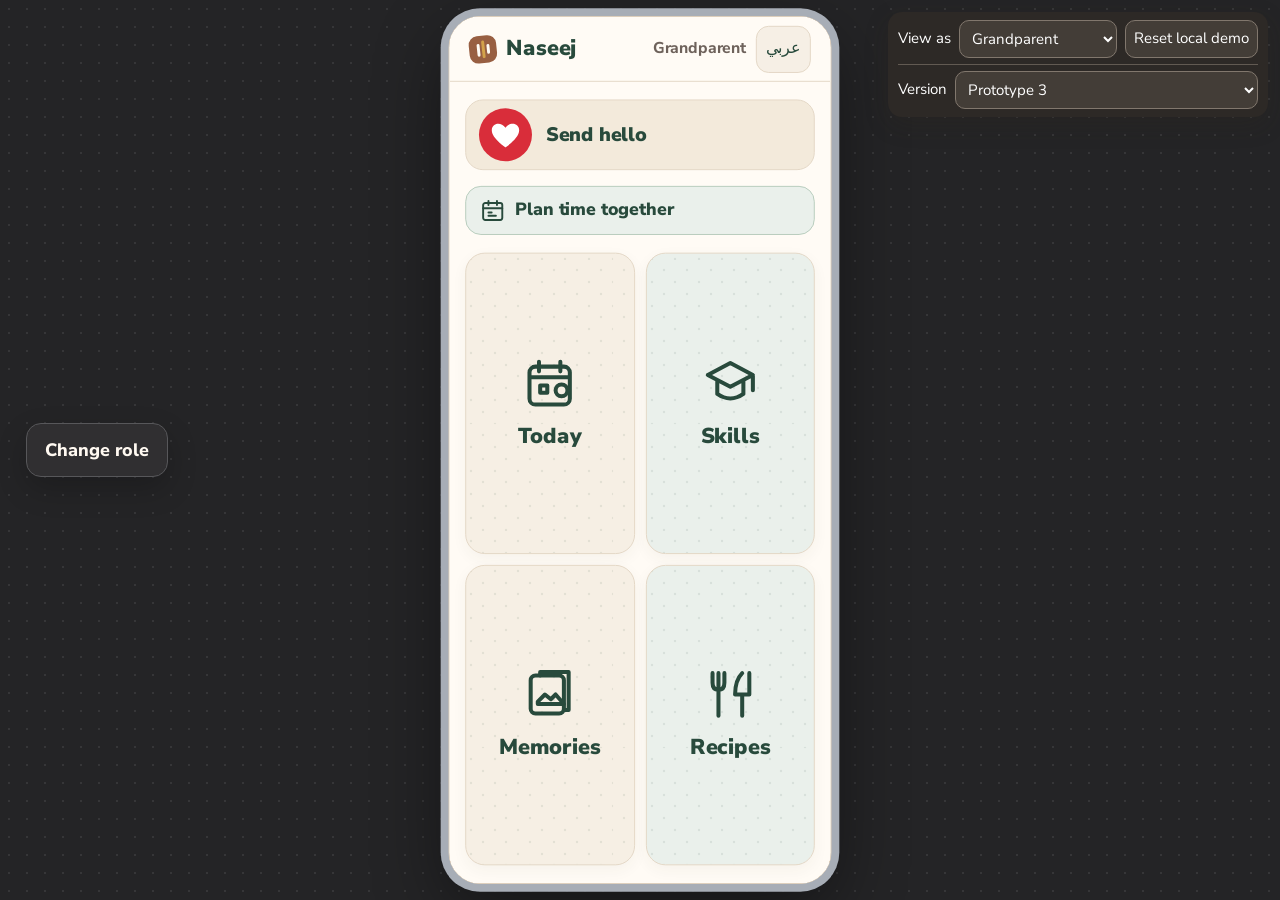
<file: index.html>
<!doctype html>
<html lang="en">
<head>
  <meta charset="utf-8">
  <meta name="viewport" content="width=device-width, initial-scale=1, viewport-fit=cover">
  <meta name="theme-color" content="#f7f0e5">
  <title>Naseej — family moments, skills and stories</title>
  <link rel="stylesheet" href="app.css">
  <script src="version-controller.js" defer></script>
  <script src="app.js" defer></script>
</head>
<body>
  <details id="demo-tools" class="demo-tools" hidden aria-label="Prototype controls">
    <summary class="demo-tools-toggle">Preview controls</summary>
    <div class="demo-controls-content">
      <div class="demo-role-row"><label for="role-switch">View as</label>
        <select id="role-switch"><option value="Grandparent">Grandparent</option><option value="Parent">Parent</option><option value="Grandchild">Grandchild</option></select>
        <button type="button" id="reset-demo" class="demo-reset">Reset local demo</button>
      </div>
      <div class="demo-version-row"><label for="version-select">Version</label><select id="version-select" aria-label="Version"><option value="v1">Prototype 1</option><option value="v2">Prototype 2</option><option value="v3">Prototype 3</option></select></div>
    </div>
  </details>
  <button type="button" id="show-role-choice" class="stage-role-button" hidden>Change role</button>
  <main class="app-frame" id="app-frame">
    <header class="topbar">
      <button id="back-button" class="back-button" type="button" hidden><span aria-hidden="true">←</span> Back</button>
      <a class="brand" href="#home" aria-label="Naseej Home"><span class="brand-mark" aria-hidden="true"><i></i><i></i><i></i></span><span>Naseej</span></a>
      <div class="topbar-tools"><span id="role-label" class="role-label"></span><button id="language-toggle" class="language-toggle" type="button" aria-label="Switch to Arabic">عربي</button></div>
    </header>
    <section id="role-screen" class="role-screen" hidden aria-labelledby="role-title">
      <div class="role-copy"><h1 id="role-title">Who is using this?</h1><p>Choose how you are joining the family today.</p></div>
      <div class="role-options">
        <button class="role-option role-grandparent" data-role="Grandparent" type="button"><span>Grandparent</span><span class="option-arrow" aria-hidden="true">→</span></button>
        <button class="role-option role-parent" data-role="Parent" type="button"><span>Parent</span><span class="option-arrow" aria-hidden="true">→</span></button>
        <button class="role-option role-grandchild" data-role="Grandchild" type="button"><span>Grandchild</span><span class="option-arrow" aria-hidden="true">→</span></button>
      </div>
    </section>
    <div id="screen-root" class="screen-root" hidden>
      <div id="view-content" class="view-content" tabindex="-1"></div>
      <div id="action-bar" class="action-bar" hidden></div>
    </div>
    <nav id="tab-bar" class="tab-bar" aria-label="Main navigation" hidden>
      <button type="button" data-tab="home"><span class="tab-symbol" aria-hidden="true"><svg viewBox="0 0 24 24"><path d="m3.5 10 8.5-7 8.5 7v10H14v-6h-4v6H3.5z"/></svg></span><span>Home</span></button>
      <button type="button" data-tab="today"><span class="tab-symbol" aria-hidden="true"><svg viewBox="0 0 24 24"><rect x="3.5" y="5" width="17" height="16" rx="2.5"/><path d="M7.5 3v4M16.5 3v4M4 9.5h16M8 13h3v3H8z"/></svg></span><span>Today</span></button>
      <button type="button" data-tab="skills"><span class="tab-symbol" aria-hidden="true"><svg viewBox="0 0 24 24"><path d="m2.5 8.5 9.5-5 9.5 5-9.5 5zM6.5 11v5.5c3.5 2.5 7.5 2.5 11 0V11M21.5 9v6"/></svg></span><span>Skills</span></button>
      <button type="button" data-tab="memories"><span class="tab-symbol" aria-hidden="true"><svg viewBox="0 0 24 24"><rect x="4" y="4" width="14" height="16" rx="2"/><path d="M8 4V2.5h12v16h-2M7 15l3-3 2.5 2 2-2 3.5 4H7z"/></svg></span><span>Memories</span></button>
      <button type="button" data-tab="recipes"><span class="tab-symbol" aria-hidden="true"><svg viewBox="0 0 24 24"><path d="M7 3v7M4.5 3v4c0 2 1 3 2.5 3s2.5-1 2.5-3V3M7 10v11M17 3c-2 2-3 5-3 9h6V3M17 12v9"/></svg></span><span>Recipes</span></button>
    </nav>
    <iframe id="version-frame" title="Naseej prototype version" hidden></iframe>
  </main>
  <input id="media-input" type="file" accept="image/*,video/*,audio/*" multiple hidden>
  <div id="live-region" class="sr-only" aria-live="polite" aria-atomic="true"></div>
</body>
</html>
</file>
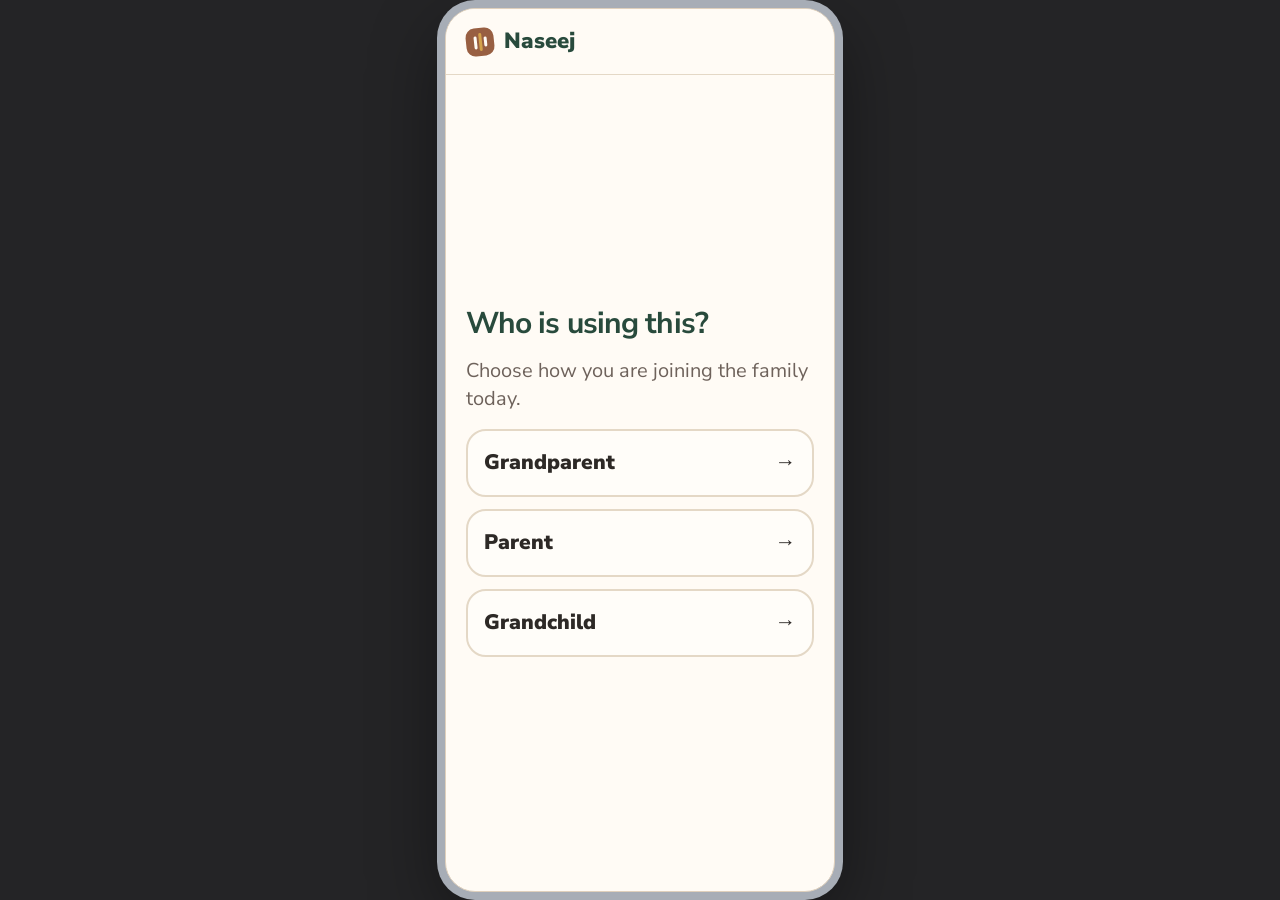
<file: v2/index.html>
<!doctype html>
<html lang="en">
<head><meta charset="utf-8"><meta name="viewport" content="width=device-width,initial-scale=1,viewport-fit=cover"><meta name="theme-color" content="#fffbf5"><title>Naseej — Prototype 2</title><link rel="stylesheet" href="v2.css"><script src="v2.js" defer></script></head>
<body><main class="v2-app" id="v2-app" dir="ltr"><header class="v2-header"><button class="v2-brand" type="button" data-action="home" aria-label="Naseej Home"><span class="v2-mark" aria-hidden="true"><i></i><i></i><i></i></span><strong>Naseej</strong></button><span class="v2-role" id="v2-role"></span><button class="v2-language" id="v2-language" type="button" aria-label="Switch to Arabic">عربي</button></header><div class="v2-main" id="v2-main"></div><div class="v2-live" id="v2-live" aria-live="polite" aria-atomic="true"></div></main></body>
</html>
</file>
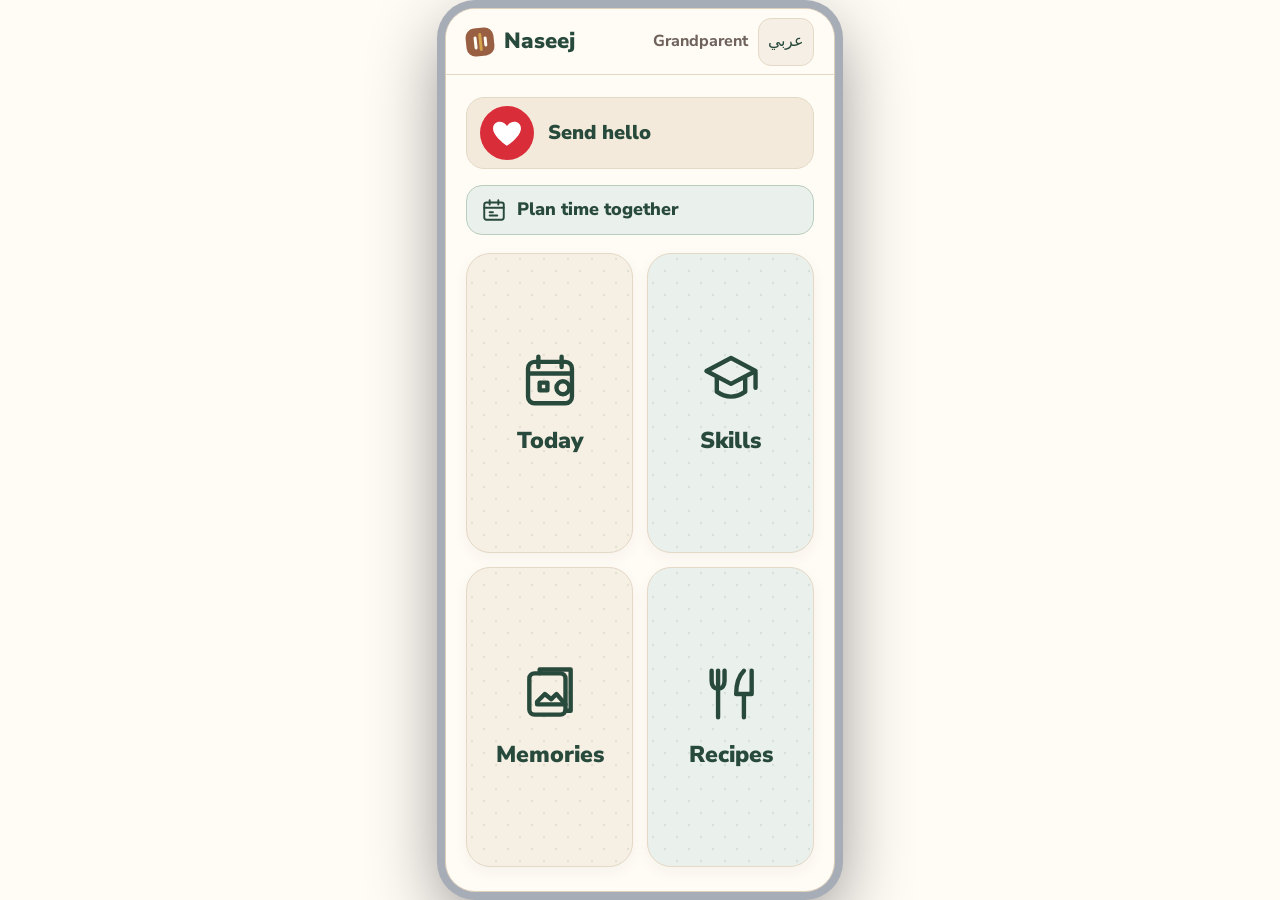
<file: v3/index.html>
<!doctype html>
<html lang="en">
<head>
  <meta charset="utf-8">
  <meta name="viewport" content="width=device-width,initial-scale=1,viewport-fit=cover">
  <meta name="theme-color" content="#fffbf5">
  <title>Naseej — Prototype 3</title>
  <link rel="stylesheet" href="v3.css">
  <script src="message-modal.js" defer></script>
  <script src="v3.js" defer></script>
</head>
<body>
  <iframe id="v3-base" title="Naseej Prototype 3 app" src="../v2/index.html?embedded=1" allow="microphone"></iframe>
</body>
</html>
</file>
<file: app.css>
@font-face{font-family:Nunito;src:url("assets/fonts/NunitoSans-variable-latin.woff2") format("woff2");font-style:normal;font-weight:100 1000;font-display:swap}
@font-face{font-family:NaseejArabic;src:url("assets/fonts/DejaVuSans.ttf") format("truetype");font-style:normal;font-weight:100 1000;font-display:swap}
:root{font-family:Nunito,"Trebuchet MS",sans-serif;color:#2d2926;background:#f7f0e5;font-synthesis:none;text-rendering:optimizeLegibility;--sand:#f7f0e5;--cream:#fffbf5;--ink:#2d2926;--muted:#6e625b;--line:#e4d8c6;--clay:#985f42;--clay-deep:#6d3f2b;--pine:#3e6b59;--pine-deep:#284a3c;--saffron:#d3a24b;--rose:#e8c5b4;--mint:#c6ded3;--page-max:760px;--nav-h:78px;--action-h:96px;--safe-bottom:env(safe-area-inset-bottom,0px)}
*{box-sizing:border-box}html{min-width:320px;min-height:100%;background:var(--sand);scrollbar-color:#b99c7c var(--sand)}body{margin:0;min-height:100vh;background:linear-gradient(180deg,#fffbf5 0,#f7f0e5 44rem);font-size:20px;line-height:1.45}button,select{font:inherit;color:inherit}button{cursor:pointer}button:focus-visible,a:focus-visible,select:focus-visible,.photo-target:focus-visible{outline:4px solid var(--saffron);outline-offset:3px}button:active{transform:scale(.985)}img{display:block;max-width:100%;object-fit:cover}h1,h2,h3,p{margin-top:0}h1{font-size:clamp(28px,7vw,38px);line-height:1.08;letter-spacing:-.035em;font-weight:850;margin-bottom:8px}h2{font-size:28px;line-height:1.14;letter-spacing:-.025em;margin-bottom:4px}h3{font-size:22px;line-height:1.2;margin-bottom:4px}p{margin-bottom:12px}.sr-only{position:absolute;width:1px;height:1px;padding:0;margin:-1px;overflow:hidden;clip:rect(0,0,0,0);white-space:nowrap;border:0}
.app-frame{width:min(100%,var(--page-max));min-height:100dvh;margin-inline:auto;position:relative;background:rgba(255,251,245,.34);border-inline:1px solid rgba(228,216,198,.5);display:flex;flex-direction:column}.topbar{height:66px;flex:0 0 66px;display:grid;grid-template-columns:1fr auto 1fr;align-items:center;padding-inline:20px;border-bottom:1px solid rgba(228,216,198,.72);background:rgba(255,251,245,.86);z-index:3}.brand{display:flex;align-items:center;gap:9px;font-size:21px;font-weight:900;letter-spacing:-.04em;text-decoration:none;color:var(--clay-deep);grid-column:2}.brand-mark{height:27px;width:27px;border-radius:9px;background:var(--clay);display:flex;align-items:center;justify-content:center;gap:2px;transform:rotate(-6deg)}.brand-mark i{display:block;width:3px;border-radius:9px;background:var(--cream);height:13px}.brand-mark i:nth-child(2){height:18px;background:var(--saffron)}.brand-mark i:nth-child(3){height:10px}.back-button{grid-column:1;grid-row:1;justify-self:start;border:0;background:none;padding:8px 10px 8px 0;min-height:48px;color:var(--clay-deep);font-weight:800}.back-button span{font-size:25px;vertical-align:-1px;margin-right:5px}.role-label{grid-column:3;justify-self:end;font-size:16px;color:var(--muted);font-weight:750}.screen-root{display:flex;flex:1;min-height:0;flex-direction:column}.view-content{flex:1;min-height:0;overflow-y:auto;overscroll-behavior:contain;padding:22px 20px calc(var(--action-h) + var(--nav-h) + 20px + var(--safe-bottom));scrollbar-width:thin}.view-content.no-action{padding-bottom:calc(var(--nav-h) + 26px + var(--safe-bottom))}.action-bar{position:fixed;z-index:4;bottom:calc(var(--nav-h) + var(--safe-bottom));left:50%;transform:translateX(-50%);width:min(100%,var(--page-max));padding:12px 20px 14px;background:linear-gradient(180deg,rgba(247,240,229,0),#f7f0e5 23%);}.action-bar[hidden]{display:none}.primary-button,.secondary-button{display:flex;width:100%;min-height:68px;align-items:center;justify-content:center;text-align:center;border-radius:18px;padding:12px 18px;font-size:20px;line-height:1.2;font-weight:850;text-decoration:none;transition:transform .14s ease,background-color .18s ease,border-color .18s ease}.primary-button{border:2px solid var(--clay);background:var(--clay);color:#fffdf8}.primary-button.pine-action{background:var(--pine);border-color:var(--pine)}.primary-button:disabled{background:#ddd2c2;border-color:#ddd2c2;color:#615a53;cursor:default;transform:none}.secondary-button{border:2px solid var(--clay);color:var(--clay-deep);background:var(--cream)}.quiet-button{border:0;background:transparent;color:var(--clay-deep);min-height:60px;padding:10px 16px;font-weight:800;text-decoration:underline;text-decoration-color:#c7a98b;text-underline-offset:4px}.action-caption{text-align:center;color:var(--muted);font-size:16px;margin:7px 0 0}
.tab-bar{position:fixed;z-index:5;bottom:0;left:50%;transform:translateX(-50%);width:min(100%,var(--page-max));height:calc(var(--nav-h) + var(--safe-bottom));padding:7px 8px calc(7px + var(--safe-bottom));display:grid;grid-template-columns:repeat(5,1fr);background:#fffbf5;border-top:1px solid var(--line)}.tab-bar[hidden]{display:none}.tab-bar button{border:0;background:transparent;min-width:0;min-height:62px;display:flex;flex-direction:column;align-items:center;justify-content:center;gap:0;border-radius:15px;color:#6e625b;font-size:16px;font-weight:800;line-height:1.1;padding:2px 0}.tab-bar button[aria-current="page"]{color:var(--clay-deep);background:#f1e4d5}.tab-symbol{height:32px;font-size:28px;font-weight:700;line-height:1.05}
.screen-heading{margin-bottom:18px}.screen-heading p{color:var(--muted);font-size:20px;margin:4px 0 0}.synthetic-note{font-size:16px;color:var(--muted);text-align:center}.home-welcome{display:flex;align-items:flex-start;justify-content:space-between;gap:12px;margin-bottom:17px}.home-welcome h1{margin:0}.family-tag{display:inline-flex;align-items:center;gap:8px;border-radius:999px;background:#f3e8da;padding:7px 12px;font-size:16px;font-weight:800;color:var(--clay-deep);white-space:nowrap}.family-tag:before{content:"";height:10px;width:10px;border-radius:50%;background:var(--saffron)}.weave{position:relative;isolation:isolate;height:clamp(275px,46vh,390px);min-height:275px;overflow:hidden;border-radius:29px;border:1px solid #d9c8af;background-color:#ebdfcc;background-image:radial-gradient(#d3a24b33 1px,transparent 1px),linear-gradient(140deg,#efe4d2,#dfceb4);background-size:19px 19px,auto;padding:18px}.weave:after{content:"";position:absolute;inset:12px;border:1px solid #cdbb9f;border-radius:22px;pointer-events:none}.weave-thread{position:absolute;inset:0;width:100%;height:100%;z-index:0}.weave-thread path{fill:none;stroke-width:4;stroke-linecap:round}.thread-clay{stroke:#985f42}.thread-pine{stroke:#3e6b59}.thread-gold{stroke:#d3a24b;stroke-width:6!important}.weave-photo{position:absolute;z-index:1;border:5px solid #fffbf5;border-radius:12px;box-shadow:0 7px 18px #443b3029;overflow:hidden}.weave-photo img{width:100%;height:100%}.weave-photo.one{width:38%;height:36%;left:8%;top:8%;transform:rotate(-5deg)}.weave-photo.two{width:38%;height:36%;right:8%;top:31%;transform:rotate(4deg)}.weave-photo.three{width:37%;height:35%;left:10%;bottom:8%;transform:rotate(3deg)}.weave-label{position:absolute;z-index:2;border-radius:18px;padding:7px 11px;border:2px solid var(--cream);font-size:16px;font-weight:900;box-shadow:0 4px 12px #43382a20}.weave-label.grandma{left:9%;top:49%;background:var(--rose);color:var(--clay-deep)}.weave-label.grandson{right:7%;bottom:9%;background:var(--mint);color:var(--pine-deep)}.weave-caption{margin:14px 0 0;display:flex;align-items:center;gap:10px;color:#51483e;font-size:18px;font-weight:650}.weave-caption:before{content:"";display:block;width:23px;height:3px;border-radius:3px;background:var(--saffron)}
.moment-list,.card-list,.skill-list,.recipe-list{display:grid;gap:16px}.moment-card,.story-card,.skill-card,.recipe-card,.prompt-card,.answer-summary,.myday-card{background:var(--cream);border:1px solid var(--line);border-radius:24px;padding:15px;box-shadow:0 7px 20px #493b2710}.moment-card img,.story-card img,.recipe-card>img{width:100%;height:clamp(190px,54vw,285px);border-radius:16px;background:#e8ddcd}.card-meta{display:flex;align-items:center;gap:9px;margin:12px 0 10px;font-size:18px;font-weight:850}.person-dot{width:14px;height:14px;border-radius:50%;flex:0 0 auto}.person-dot.grandma{background:var(--clay)}.person-dot.grandson{background:var(--pine)}.person-dot.parent{background:#78664e}.moment-time{margin-left:auto;color:var(--muted);font-size:16px;font-weight:700}.play-button{min-height:60px;min-width:132px;padding:9px 18px;border:2px solid var(--line);border-radius:17px;background:#f5eee4;display:flex;align-items:center;justify-content:center;gap:11px;font-weight:850}.play-button .play-mark{display:grid;place-items:center;width:31px;height:31px;border-radius:50%;color:white;background:var(--clay);font-size:14px}.play-button.is-playing{border-color:var(--saffron);background:#f7eedc}.play-button.is-playing .play-mark{background:var(--pine)}.moment-card .play-button{width:100%}.person-moments{display:grid;gap:14px}.person-moments .moment-card{background:#f9f3e9}
.sheet-panel{padding:16px;border-radius:24px;background:var(--cream);border:1px solid var(--line);margin-bottom:15px}.sheet-panel h2{font-size:23px}.photo-preview{width:100%;height:min(34vh,260px);min-height:150px;border-radius:18px;background:#ede3d4;object-fit:cover}.photo-placeholder{display:grid;place-items:center;min-height:165px;border-radius:18px;background:#f2e8da;color:var(--muted);font-weight:750;text-align:center;padding:14px}.button-stack{display:grid;gap:10px}.recording-box{display:flex;align-items:center;gap:16px;padding:12px 0}.mic-button{width:76px;height:76px;flex:0 0 76px;border-radius:50%;border:0;background:var(--clay);color:#fff;font-size:28px;display:grid;place-items:center;box-shadow:0 0 0 8px #985f4218}.mic-button.recording{background:var(--pine);box-shadow:0 0 0 8px #3e6b5922;animation:record-pulse 1.8s ease-in-out infinite}.mic-copy{font-size:20px;font-weight:850}.mic-copy small{display:block;font-size:16px;font-weight:650;color:var(--muted)}@keyframes record-pulse{50%{box-shadow:0 0 0 13px #3e6b5910}}.calm-note{padding:11px 13px;border-radius:14px;background:#f0e7d9;color:#4c443d;font-size:17px}.audio-player{width:100%;min-height:48px;margin-top:10px;accent-color:var(--clay)}
.prompt-photo{width:100%;height:min(37vh,300px);min-height:205px;border-radius:25px;object-fit:cover;margin-bottom:15px}.prompt-card{padding:18px;margin-bottom:16px}.prompt-actions{display:grid;gap:11px}.prompt-actions button{min-height:68px}.later-action{width:100%;margin-top:8px}.shelf-grid,.memory-grid{display:grid;grid-template-columns:1fr 1fr;gap:12px}.shelf-item,.memory-tile{padding:8px;border-radius:20px;background:var(--cream);border:1px solid var(--line);text-align:left;font-weight:850;min-height:64px}.shelf-item img,.memory-tile img{width:100%;aspect-ratio:1.08;object-fit:cover;border-radius:14px;margin-bottom:8px}.tap-instruction{text-align:center;font-weight:850;margin-bottom:12px}.photo-target{position:relative;border:0;padding:0;width:100%;display:block;overflow:hidden;border-radius:23px;background:#eee2d1;touch-action:manipulation}.photo-target img{width:100%;height:min(49vh,430px);min-height:260px;object-fit:cover;pointer-events:none}.point-dot{position:absolute;width:22px;height:22px;border-radius:50%;background:var(--clay);border:4px solid var(--cream);box-shadow:0 0 0 6px #985f4252;transform:translate(-50%,-50%);pointer-events:none}.confirm-card{display:flex;align-items:center;gap:14px;width:100%;min-height:78px;border:2px solid var(--line);border-radius:20px;padding:14px;background:var(--cream);text-align:left;margin-top:14px}.confirm-card[aria-pressed="true"]{border-color:var(--saffron);background:#f8f0df}.checkbox{width:30px;height:30px;border:2px solid #897967;border-radius:8px;display:grid;place-items:center;flex:0 0 auto}.confirm-card[aria-pressed="true"] .checkbox{background:var(--saffron);border-color:#9e7634;color:#2d2926}.confirm-main{font-weight:900;display:block}.confirm-help{font-size:16px;color:var(--muted);display:block}.success-note{padding:14px;border-radius:17px;background:#e8eee7;margin:12px 0;color:var(--pine-deep);font-weight:750}.skill-card{padding:0;overflow:hidden}.skill-card img{height:clamp(160px,44vw,230px);width:100%}.skill-card-copy{padding:16px}.skill-teacher{display:inline-flex;align-items:center;gap:8px;font-size:17px;font-weight:850;margin:6px 0 8px}.skill-card-copy p{color:var(--muted);margin:0 0 14px}.skill-card-copy .secondary-button{min-height:60px}.skill-detail-photo{width:100%;height:min(32vh,245px);min-height:165px;border-radius:22px;object-fit:cover;margin:12px 0 17px}.step-copy{padding:18px;border-radius:22px;background:#f0e4d4;margin:0 0 14px;font-size:21px;font-weight:700}.step-position{font-size:17px;color:var(--muted);font-weight:800}.story-card img{height:210px}.story-card h3{margin:12px 0}.recipe-card{padding:12px}.recipe-card>img{height:210px}.recipe-card h3{margin:13px 4px 2px}.recipe-byline{margin:0 4px 11px;color:var(--muted);font-size:18px}.recipe-card .play-button{width:100%;margin:8px 0 12px}.recipe-details{display:grid;gap:7px;padding:0 4px 5px}.recipe-line{padding:9px 11px;border-radius:12px;font-size:18px}.recipe-line.active{background:#f3e8cb;box-shadow:inset 0 0 0 1px #d3a24b}.recipe-line strong{font-weight:900}.empty-note{padding:20px;border-radius:20px;background:#f2e9dd;color:#514941}
.role-screen{min-height:calc(100dvh - 66px);display:flex;flex-direction:column;justify-content:center;gap:23px;padding:28px 22px 45px}.role-screen[hidden]{display:none}.wordmark-large{display:inline-flex;align-items:center;color:var(--clay-deep);font-weight:950;font-size:23px;letter-spacing:-.04em;margin-bottom:22px}.role-copy h1{max-width:13ch}.role-copy p{color:var(--muted);max-width:36ch}.role-options{display:grid;gap:12px}.role-option{min-height:74px;border:2px solid var(--line);border-radius:20px;background:var(--cream);padding:14px 18px;display:flex;align-items:center;justify-content:space-between;text-align:left;font-size:21px;font-weight:900}.role-grandparent{border-color:#c7a18c;background:#f4e5dc;color:var(--clay-deep)}.role-grandchild{border-color:#a9c6b7;background:#e3efe9;color:var(--pine-deep)}.option-arrow{font-size:25px}.demo-tools{position:fixed;z-index:10;top:10px;left:50%;transform:translateX(-50%);width:min(calc(100% - 20px),740px);min-height:48px;background:#2d2926;color:white;border-radius:14px;padding:6px 10px;display:flex;align-items:center;gap:10px;font-size:15px;box-shadow:0 8px 24px #30261b33}.demo-tools[hidden]{display:none}.demo-tools label{margin-left:auto}.demo-tools select,.demo-reset{min-height:38px;border:1px solid #81776d;border-radius:10px;background:#433d37;color:white;padding:4px 8px;font-size:15px}.demo-reset{cursor:pointer}
.thread-knot{fill:#d3a24b;stroke:#fffbf5;stroke-width:3}.family-tag:before{display:none}
.preview-toolbar{display:none}
@media(min-width:700px){body{min-height:100dvh;display:flex;flex-direction:column;padding:0;background:#232325;color:#f8f4ed}.preview-toolbar{height:56px;flex:0 0 56px;display:flex;align-items:center;gap:22px;padding:0 26px;background:#1b1b1d;color:#f6f1e9;border-bottom:1px solid #3b3a3c}.preview-toolbar strong{font-size:18px;font-weight:850}.preview-toolbar span{font-size:16px;color:#c9c3bc}.preview-toolbar button{margin-left:auto;min-height:38px;padding:5px 13px;border:1px solid #615d59;border-radius:10px;background:#2d2c2e;color:#fff;font-size:16px;font-weight:750}.app-frame{position:relative;width:min(390px,calc(100vw - 40px));height:min(812px,calc(100dvh - 100px));min-height:620px;flex:none;margin:auto;border:1px solid #d9ccb9;border-radius:30px;overflow:hidden;background:var(--sand);box-shadow:0 24px 75px #0007}.topbar{flex:0 0 66px;border-radius:28px 28px 0 0}.view-content{padding:22px 20px calc(var(--action-h) + var(--nav-h) + 20px + var(--safe-bottom))}.action-bar{position:absolute;bottom:var(--nav-h);left:0;transform:none;width:100%;padding:12px 20px 14px}.tab-bar{position:absolute;bottom:0;left:0;transform:none;width:100%;border-radius:0 0 28px 28px}.role-screen{min-height:0;flex:1;overflow:auto}.role-screen[hidden]{display:none}.screen-root{flex:1;min-height:0}}
@media(max-width:480px){.demo-tools{top:5px;gap:6px;padding:5px 7px;min-height:44px;font-size:13px;white-space:nowrap}.demo-tools>span{font-size:13px}.demo-tools label{margin-left:auto}.demo-tools select,.demo-reset{font-size:13px;min-height:34px;padding:3px 5px}.demo-tools .demo-reset{max-width:76px;white-space:normal;line-height:1.1}}
@media(min-width:700px){:root{--nav-h:82px}.app-frame{box-shadow:0 0 0 1px rgba(228,216,198,.3);min-height:100vh}.topbar{padding-inline:28px}.view-content{padding-inline:28px;padding-top:30px}.action-bar{padding-inline:28px}.weave{height:385px}.moment-list{grid-template-columns:repeat(2,minmax(0,1fr))}.moment-card img{height:230px}.skill-list{grid-template-columns:repeat(2,minmax(0,1fr))}.skill-card img{height:220px}.memory-grid{grid-template-columns:repeat(2,minmax(0,1fr));gap:16px}.story-card img{height:235px}.recipe-list{grid-template-columns:repeat(2,minmax(0,1fr))}.recipe-card>img{height:205px}.role-screen{padding-inline:54px}.role-options{max-width:540px}}
@media(min-width:1000px){body{padding:24px 0}.app-frame{min-height:calc(100vh - 48px);border:1px solid var(--line);border-radius:30px;overflow:hidden}.topbar{border-radius:30px 30px 0 0}.tab-bar{bottom:24px;border-radius:0 0 30px 30px}.action-bar{bottom:calc(var(--nav-h) + 24px)}.view-content{padding-bottom:calc(var(--action-h) + var(--nav-h) + 38px)}}
@media(max-height:740px) and (max-width:699px){:root{--nav-h:72px;--action-h:88px}.topbar{height:58px;flex-basis:58px}.view-content{padding-top:15px}.weave{height:250px;min-height:250px}.prompt-photo{height:190px;min-height:170px}.role-screen{min-height:calc(100dvh - 58px);padding-block:16px}.role-option{min-height:64px}}
@media(prefers-reduced-motion:reduce){*,*::before,*::after{scroll-behavior:auto!important;animation-duration:.01ms!important;animation-iteration-count:1!important;transition-duration:.01ms!important}}
@media(min-width:700px){body{height:100dvh;min-height:0;padding:0!important;overflow:hidden}.preview-toolbar{height:56px;flex-basis:56px}.app-frame{height:min(812px,calc(100dvh - 76px));min-height:0!important;margin:auto;overflow:hidden;color:var(--ink)}.home-welcome{flex-direction:column;gap:8px}.home-welcome h1{font-size:32px}.action-bar{bottom:var(--nav-h);left:0;transform:none;width:100%}.tab-bar{bottom:0;left:0;transform:none;width:100%;border-radius:0 0 28px 28px}.view-content{min-height:0;scrollbar-width:none}.view-content::-webkit-scrollbar{display:none}.demo-tools{position:fixed;top:66px;right:24px;left:auto;transform:none;width:auto;max-width:calc(100vw - 48px)}}
@media(max-width:699px){.app-frame{height:100dvh;min-height:100dvh;overflow:hidden}.view-content{padding-bottom:calc(var(--action-h) + var(--nav-h) + 4px + var(--safe-bottom))}.home-welcome{flex-direction:column;gap:8px}.weave{height:clamp(270px,38vh,330px);min-height:270px}}
@media(min-width:700px){:root{--nav-h:78px;--action-h:96px}body{display:block;width:100vw;height:100dvh;min-height:0;margin:0;padding:0!important;overflow:hidden;background:#242426}.app-frame{position:absolute;left:50%;top:50%;width:390px;height:884px;min-height:0!important;margin:0;border:1px solid #dfd0bc;border-radius:30px;overflow:hidden;transform:translate(-50%,-50%) scale(var(--phone-scale,1));transform-origin:center center;background:var(--sand);color:var(--ink);box-shadow:0 24px 75px #0007}.topbar{flex:0 0 66px;height:66px;padding-inline:20px;border-radius:28px 28px 0 0}.screen-root{flex:1;min-height:0;overflow:hidden}.view-content{min-height:0;padding:22px 20px calc(var(--action-h) + var(--nav-h) + 20px);scrollbar-width:none}.view-content::-webkit-scrollbar{display:none}.view-content.no-action{padding-bottom:calc(var(--nav-h) + 26px)}.action-bar{position:absolute;bottom:var(--nav-h);left:0;transform:none;width:100%;padding:12px 20px 14px}.tab-bar{position:absolute;bottom:0;left:0;transform:none;width:100%;height:var(--nav-h);padding:6px 8px 7px;border-radius:0 0 28px 28px}.home-welcome{flex-direction:column;gap:8px}.home-welcome h1,h1{font-size:30px;line-height:1.1}.screen-heading h2,h2{font-size:25px}.moment-list,.skill-list,.recipe-list,.memory-grid{grid-template-columns:minmax(0,1fr);gap:14px}.moment-card img{height:225px}.skill-card img{height:220px}.story-card img,.recipe-card>img{height:210px}.role-screen{min-height:0;flex:1;overflow-y:auto;padding:20px 22px 28px;gap:18px}.role-copy h1{font-size:32px}.role-option{min-height:68px}.demo-tools{position:fixed;top:12px;right:12px;left:auto;transform:none;width:auto;max-width:calc(100vw - 24px)}}
.screen-root[hidden]{display:none!important}
/* Stitch-aligned home and recipe compositions */
.brand.home-brand{grid-column:1/3;justify-self:stretch;justify-content:flex-start;gap:11px;color:var(--clay-deep);font-size:20px;letter-spacing:0}
.home-avatar{width:40px;height:40px;flex:0 0 40px;border-radius:50%;object-fit:cover;border:2px solid #ead9c4}
.home-brand-copy{display:flex;flex-direction:column;line-height:1.15}
.home-brand-copy strong{font-size:19px;font-weight:850}
.home-brand-copy small{font-size:16px;font-weight:500;color:var(--muted)}
.relationship-row{display:grid;grid-template-columns:1fr 1fr;gap:12px;margin-bottom:15px}
.relationship-card{min-width:0;min-height:72px;display:flex;align-items:center;gap:10px;padding:10px 12px;background:var(--cream);border:1px solid var(--line);border-radius:19px}
.relationship-card .person-dot{width:42px;height:42px;border-radius:50%;border:0;flex:0 0 42px}
.relationship-card>span:last-child{display:flex;flex-direction:column;min-width:0}
.relationship-card small{font-size:15px;line-height:1.2;color:var(--muted)}
.relationship-card strong{font-size:18px;line-height:1.2;white-space:nowrap}
.woven-panel,.recent-panel{padding:14px;background:var(--cream);border:1px solid var(--line);border-radius:23px}
.woven-panel{margin-bottom:14px;background:#fffaf2}
.woven-panel h1{font-size:21px;line-height:1.2;letter-spacing:-.02em;margin:2px 2px 12px}
.woven-photos{display:grid;grid-template-columns:repeat(3,minmax(0,1fr));gap:9px}
.woven-photo{min-width:0;padding:6px 6px 7px;border:1px solid #e4d8c6;border-radius:13px;background:#fbf4e9;text-align:center}
.woven-photo img{width:100%;height:82px;border-radius:9px;object-fit:cover}
.woven-photo span{display:block;margin-top:5px;font-size:16px;line-height:1.1}
.thread-caption{display:flex;align-items:center;justify-content:center;gap:7px;margin:10px 0 0;color:var(--muted);font-size:16px;line-height:1.25;text-align:center}
.thread-swatch{width:10px;height:10px;flex:0 0 10px;border-radius:50%}
.clay-swatch{background:var(--clay)}.gold-swatch{background:var(--saffron)}
.recent-panel{padding:13px 14px}
.recent-panel h2{font-size:21px;line-height:1.2;margin:0 0 10px}
.recent-row{display:flex;width:100%;align-items:center;gap:10px;min-height:48px;padding:7px 9px;margin-top:8px;border:1px solid #e6d9c9;border-radius:12px;background:#fbf4e9;text-align:left;font:inherit;cursor:pointer}
.recent-row>span:last-child{display:flex;flex-direction:column;line-height:1.2}
.recent-row small{font-size:15px;color:var(--muted)}.recent-row strong{font-size:17px;font-weight:700}
.exchange-list:empty{display:none}
.recipe-card{display:flex;flex-direction:column;gap:10px;padding:12px;border-radius:22px}
.recipe-art{height:126px;overflow:hidden;border-radius:15px;background:#eadcc9}
.recipe-art svg{display:block;width:100%;height:100%;object-fit:cover}
.recipe-art img{display:block;width:100%;height:100%;object-fit:cover}
.recipe-copy{display:flex;flex-direction:column;gap:4px}
.recipe-copy .recipe-byline{font-size:16px;line-height:1.2;margin:0;color:var(--clay)}
.recipe-copy .recipe-byline.grandson{color:var(--pine)}
.recipe-copy h2{font-size:22px;line-height:1.2;margin:0}
.recipe-description{font-size:16px;line-height:1.4;color:var(--muted);margin:0}
.recipe-bottom{display:flex;align-items:center;justify-content:space-between;gap:8px}
.ingredient-list{display:flex;flex-wrap:wrap;align-items:center;gap:5px;min-width:0}
.ingredient-chip{padding:4px 7px;border-radius:7px;background:#f4ede2;color:#574a3f;font-size:16px;line-height:1.2}
.ingredient-chip.active{background:#ecd49d;color:#30291f;box-shadow:inset 0 0 0 1px #d3a24b}
.recipe-card .play-button{width:auto;min-width:96px;min-height:58px;flex:0 0 auto;padding:8px 12px;border:0;border-radius:13px;background:var(--clay);color:white}
.recipe-details{padding:5px 0 0}
.recipe-details[hidden]{display:none}
.recipe-line{padding:9px 10px;border-radius:10px;background:#f6f0e6;font-size:16px;margin-top:5px}
.recipe-line.active{background:#f1e2bf;box-shadow:inset 0 0 0 1px #d3a24b}
.app-frame.has-sheet .view-content{position:static;overflow:visible;padding:0}
.moment-underlay{position:absolute;z-index:1;inset:88px 20px 92px;overflow:hidden;color:#ac684a}
.moment-underlay h2{font-size:23px;margin-bottom:15px}
.moment-underlay img{width:100%;height:43%;margin-bottom:12px;border-radius:22px;object-fit:cover}
.moment-scrim{position:absolute;z-index:4;inset:0;background:#332b2540;backdrop-filter:blur(4px)}
.moment-sheet{position:absolute;z-index:7;left:0;right:0;bottom:0;height:84%;max-height:740px;overflow-y:auto;padding:19px 16px 112px;border-radius:27px 27px 0 0;background:var(--cream);box-shadow:0 -12px 30px #332b2520}
.moment-sheet-heading{display:flex;align-items:flex-start;justify-content:space-between;gap:12px;margin-bottom:12px}
.moment-sheet-heading h1{font-size:23px;line-height:1.2;color:var(--clay);margin:0 0 5px}
.moment-sheet-heading p{font-size:17px;line-height:1.35;margin:0;color:var(--muted)}
.sheet-close{min-height:42px;padding:6px 12px;border:0;border-radius:12px;background:#f2e9dd;color:var(--clay-deep);font-size:16px;font-weight:800}
.moment-sheet .sheet-panel{padding:11px 12px;border-radius:18px;margin-bottom:9px}
.moment-sheet .sheet-panel h2{font-size:18px;margin-bottom:7px}
.moment-sheet .photo-placeholder{min-height:72px;padding:9px;font-size:16px}
.moment-sheet .photo-preview{height:78px;min-height:78px;width:78px;border-radius:12px}
.moment-sheet .button-stack{grid-template-columns:1fr 1fr;gap:8px;margin-top:9px!important}
.moment-sheet .secondary-button{min-height:50px;padding:8px 10px;border-radius:14px;font-size:16px}
.moment-sheet .recording-box{padding:4px 0}
.moment-sheet .mic-button{width:62px;height:62px;flex-basis:62px;font-size:22px}.mic-button svg{width:27px;height:27px;fill:none;stroke:currentColor;stroke-width:2;stroke-linecap:round;stroke-linejoin:round}.stop-mark{width:18px;height:18px;border-radius:3px;background:currentColor}
.moment-sheet .mic-copy{font-size:17px}.moment-sheet .mic-copy small{font-size:15px}
.moment-sheet .synthetic-note{margin:7px 0 0}
.app-frame.has-sheet .action-bar{z-index:9;bottom:0;padding:10px 16px 15px;background:linear-gradient(180deg,#fffbf500,#fffbf5 20%)}
@media(min-width:700px){.app-frame.has-sheet .moment-sheet{height:84%}.woven-photo img{height:82px}.woven-panel,.recent-panel{padding-inline:14px}.view-content{padding:22px 20px calc(var(--action-h) + var(--nav-h) + 20px)}}
@media(prefers-reduced-motion:reduce){.moment-scrim{backdrop-filter:none}}
.tab-symbol{display:grid;place-items:center;width:27px;height:28px;font-size:0;line-height:1}
.tab-symbol svg{width:24px;height:24px;fill:none;stroke:currentColor;stroke-width:1.8;stroke-linecap:round;stroke-linejoin:round}
.tab-bar button[aria-current="page"]{background:var(--clay);color:#fffaf2}
.tab-bar button[data-tab="recipes"][aria-current="page"]{background:var(--mint);color:var(--pine-deep)}
.stage-role-button{display:none;position:fixed;z-index:8;min-height:54px;padding:12px 18px;border:1px solid #57575a;border-radius:15px;background:#302f31;color:#fff9f1;font-size:18px;font-weight:800;cursor:pointer;box-shadow:0 12px 30px #0003}
@media(min-width:1000px){.stage-role-button:not([hidden]){display:block;left:26px;top:50%;transform:translateY(-50%)}}
@media(min-width:700px) and (max-width:999px){.stage-role-button:not([hidden]){display:block;left:14px;top:14px;min-height:44px;padding:7px 11px;font-size:15px}}
@media(max-width:699px){.stage-role-button:not([hidden]){display:block;right:7px;top:7px;min-height:40px;padding:6px 10px;font-size:14px}}
@media(min-width:700px){body{background-color:#242426;background-image:radial-gradient(#363638 1px,transparent 1px);background-size:18px 18px}.app-frame{border-radius:32px;box-shadow:0 0 0 8px #a7adb6,0 24px 75px #0007}}
.recipe-add-button{margin:0 0 13px}
.recipe-link{cursor:pointer;transition:transform .16s ease,border-color .16s ease}
.recipe-link:hover{border-color:#c8a88d;transform:translateY(-1px)}
.recipe-link:focus-visible{outline:4px solid var(--saffron);outline-offset:3px}
.recipe-open-label{flex:0 0 auto;padding:7px 9px;border-radius:9px;background:#f2e8da;color:var(--clay-deep);font-size:16px;font-weight:800;white-space:nowrap}
.recipe-detail-card{display:flex;flex-direction:column;gap:12px;padding:14px;border:1px solid var(--line);border-radius:23px;background:var(--cream)}
.recipe-detail-art{height:190px}
.recipe-detail-card>.recipe-byline{font-size:17px;line-height:1.25;margin:0;color:var(--clay);font-weight:750}
.recipe-detail-card>.recipe-byline.grandson{color:var(--pine)}
.recipe-detail-card>h2{font-size:21px;line-height:1.2;margin:2px 0 -5px}
.recipe-detail-ingredients{display:flex;flex-wrap:wrap;gap:7px}
.recipe-detail-ingredients .ingredient-chip{padding:7px 10px}
.recipe-steps-heading{margin-top:7px!important}
.recipe-checklist{display:grid;gap:8px}
.recipe-step{display:grid;grid-template-columns:30px 1fr;align-items:center;gap:11px;width:100%;min-height:64px;padding:11px 12px;border:1px solid var(--line);border-radius:15px;background:#fbf5eb;text-align:left;font:inherit;font-size:18px;line-height:1.35;cursor:pointer}
.check-mark{display:grid;place-items:center;width:28px;height:28px;border:2px solid #9c8977;border-radius:8px;background:var(--cream);color:#fff;font-size:20px;font-weight:900}
.recipe-step[aria-pressed="true"]{background:#f3eadc;color:#65594e}
.recipe-step[aria-pressed="true"] .check-mark{border-color:var(--pine);background:var(--pine)}
.recipe-step[aria-pressed="true"]>span:last-child{text-decoration:line-through;text-decoration-thickness:2px;text-decoration-color:#8d7a66}
.recipe-step.is-speaking{border-color:var(--saffron);background:#f6edda;box-shadow:0 0 0 2px #d3a24b33}
.recipe-narration{display:grid;gap:8px;padding:14px;border-radius:17px;background:#f2e8da}
.recipe-narration h2,.recipe-shared-photos h2{font-size:20px;margin:0}
.recipe-narration p{margin:0;color:var(--muted);font-size:16px}
.recipe-narration .play-button{min-height:60px;width:100%;background:var(--pine);border-color:var(--pine);color:white}
.recipe-shared-photos{display:grid;gap:9px;margin-top:3px}
.recipe-shared-grid{display:grid;grid-template-columns:repeat(2,minmax(0,1fr));gap:8px}
.recipe-shared-grid img{width:100%;height:130px;border-radius:13px;object-fit:cover}
.recipe-moment-label{margin:0 0 10px;font-size:17px;font-weight:800;color:var(--clay-deep)}
.recipe-editor{display:grid;gap:13px}
.recipe-field{display:grid;gap:6px;font-size:18px;font-weight:800;color:var(--ink)}
.recipe-field input,.recipe-field textarea{width:100%;min-height:54px;padding:12px 14px;border:1px solid #cbb9a4;border-radius:14px;background:var(--cream);color:var(--ink);font:inherit;font-size:18px;line-height:1.4}
.recipe-field textarea{min-height:80px;resize:vertical}
.recipe-field input::placeholder,.recipe-field textarea::placeholder{color:#776b5f;opacity:1}
.recipe-upload-panel{display:grid;gap:8px;padding:13px;border:1px solid var(--line);border-radius:18px;background:var(--cream)}
.recipe-upload-panel h2{font-size:19px;line-height:1.2;margin:0}
.recipe-upload-placeholder{margin:0;padding:10px;border-radius:12px;background:#f2e8da;color:var(--muted);font-size:16px}
.recipe-upload-preview{width:100%;height:150px;border-radius:13px;object-fit:cover}
.recipe-upload-panel .secondary-button{min-height:54px;font-size:17px}
.recipe-recording-list{display:grid;gap:8px}
.recipe-recording-item{display:grid;grid-template-columns:1fr auto;align-items:center;gap:5px 10px;padding:9px 10px;border-radius:13px;background:#f7f0e5}
.recipe-recording-item>span{font-size:17px;font-weight:800}
.recipe-recording-item .audio-player{grid-column:1/-1;margin-top:0}
.recipe-recording-item .quiet-button{grid-column:2;grid-row:1;min-height:42px;padding:5px 9px;font-size:16px}
.recipe-narration .play-button{min-height:58px}
.family-audio{display:grid;gap:6px;width:100%;padding:10px 11px;border:1px solid #e6d8c7;border-radius:15px;background:#f8f1e7}
.audio-player-row{display:grid;grid-template-columns:minmax(108px,1fr) auto minmax(45px,72px);align-items:center;gap:8px}
.audio-toggle,.audio-stop{display:flex;align-items:center;justify-content:center;gap:7px;min-width:0;min-height:50px;padding:7px 10px;border:0;border-radius:13px;font:inherit;font-size:17px;font-weight:850;cursor:pointer}
.audio-toggle{background:var(--clay);color:#fffaf2}
.audio-stop{background:#eee4d6;color:var(--clay-deep)}
.audio-stop:disabled{opacity:.56;cursor:default}
.audio-control-icon{display:grid;place-items:center;width:23px;height:23px;flex:0 0 23px}
.audio-control-icon svg{display:block;width:22px;height:22px;fill:currentColor;stroke:currentColor;stroke-width:1.5;stroke-linecap:round;stroke-linejoin:round}
.audio-wave{height:29px;display:flex;align-items:center;justify-content:center;gap:3px;color:var(--saffron)}
.audio-wave i{display:block;width:3px;height:8px;border-radius:5px;background:currentColor;opacity:.9}
.audio-wave i:nth-child(2),.audio-wave i:nth-child(8){height:14px}.audio-wave i:nth-child(3),.audio-wave i:nth-child(7){height:19px}.audio-wave i:nth-child(4),.audio-wave i:nth-child(6){height:11px}.audio-wave i:nth-child(5){height:23px}
.family-audio.is-playing .audio-wave{color:var(--pine)}
.family-audio.is-playing .audio-wave i{animation:audio-wave 520ms ease-in-out infinite alternate;transform-origin:center;will-change:transform}
.family-audio.is-playing .audio-wave i:nth-child(2n){animation-delay:150ms}.family-audio.is-playing .audio-wave i:nth-child(3n){animation-delay:290ms}
@keyframes audio-wave{to{transform:scaleY(.2);opacity:.5}}
.audio-seek{display:block;width:100%;height:25px;margin:0;accent-color:var(--clay);cursor:pointer}
.audio-time-row{display:flex;align-items:center;justify-content:space-between;gap:10px;color:var(--muted);font-size:16px;line-height:1.2}
.audio-time-row time{font-variant-numeric:tabular-nums;color:var(--ink);font-weight:750}
.recipe-recording-item .family-audio{grid-column:1/-1}
@media(prefers-reduced-motion:reduce){.family-audio.is-playing .audio-wave i{animation:audio-wave 1.2s ease-in-out infinite alternate!important;transform-origin:center;will-change:transform}}
.content-card{cursor:pointer}.content-card:focus-visible{outline:4px solid var(--saffron);outline-offset:3px}.content-card:hover{border-color:#c8a88d}.woven-photo.content-card{width:100%;font:inherit;color:inherit}.woven-photo.content-card img{pointer-events:none}.moment-card.content-card{display:block;text-align:left}.skill-card.content-card{display:block;text-align:left}.detail-media-list{display:grid;gap:12px}.detail-image-button{position:relative;display:block;width:100%;padding:0;border:0;border-radius:18px;overflow:hidden;background:#e8ddcd}.detail-image{width:100%;height:min(45vh,390px);border-radius:18px;object-fit:cover}.detail-image-button>span{display:block;padding:8px;background:var(--cream);font-size:16px;text-align:center;color:var(--clay-deep);font-weight:800}.detail-video{display:block;width:100%;max-height:45vh;border-radius:18px;background:#221f1d}.detail-attachment-audio{display:grid;gap:7px;padding:10px;border:1px solid var(--line);border-radius:15px;background:#f8f1e7}.pending-media-item{display:grid;grid-template-columns:76px 1fr auto;align-items:center;gap:9px;padding:8px;border:1px solid var(--line);border-radius:15px;background:#fbf5eb}.pending-media-item img,.pending-media-item video{width:76px;height:64px;object-fit:cover;border-radius:10px;background:#ded4c7}.pending-media-item audio{width:76px;height:44px}.pending-media-item>span{overflow-wrap:anywhere;font-size:16px;font-weight:750}.pending-media-item .quiet-button{min-height:44px;padding:6px 9px}.skill-step-editor{margin:0}.media-viewer{position:fixed;z-index:12;inset:0;display:flex;flex-direction:column;gap:12px;padding:env(safe-area-inset-top,0px) 14px calc(14px + env(safe-area-inset-bottom,0px));background:#201e1c;color:#fffaf2}.media-viewer-toolbar,.media-viewer-controls{display:flex;align-items:center;justify-content:space-between;gap:8px;min-height:55px}.media-viewer-toolbar>span{max-width:70%;overflow:hidden;text-overflow:ellipsis;white-space:nowrap;font-size:16px}.media-viewer .secondary-button{width:auto;min-height:48px;padding:8px 13px;border-color:#6e625b;background:#3a3531;color:#fffaf2;font-size:16px}.media-viewer .secondary-button:disabled{opacity:.5}.viewer-image-wrap{position:relative;flex:1;min-height:0;display:grid;place-items:center;overflow:hidden;touch-action:pan-x pan-y pinch-zoom}.viewer-image{max-width:100%;max-height:100%;object-fit:contain;transition:transform .16s ease;touch-action:pinch-zoom}.viewer-image.is-zoomed{transform:scale(2);touch-action:pan-x pan-y}.media-zoom-control{position:absolute;top:12px;right:12px;width:48px;height:48px;border:1px solid #ffffff55;border-radius:50%;display:grid;place-items:center;background:#211e1bbd;color:white;cursor:pointer}.media-zoom-control svg{width:25px;height:25px;fill:none;stroke:currentColor;stroke-width:1.8;stroke-linecap:round}.viewer-video{width:100%;height:100%;min-height:0;object-fit:contain;background:#111}.media-viewer-controls>span{font-size:16px}.detail-media-list .family-audio{margin:0}.moment-cover-video,.story-cover-video{display:block;width:100%;height:clamp(190px,54vw,285px);border-radius:16px;object-fit:cover;background:#221f1d}
.skill-step-photo,.skill-step-video{display:block;width:100%;height:min(40vh,340px);min-height:200px;object-fit:contain;border-radius:18px;background:#e8ddcd}.recipe-detail-media{display:grid;gap:10px}.recipe-detail-media .detail-image{height:190px}
.recipe-cooked-mark{display:inline-flex;align-items:center;gap:6px;min-height:40px;margin:4px 0;padding:2px 7px;border:0;border-radius:10px;background:transparent;color:var(--pine-deep);font-size:17px;font-weight:850;cursor:pointer}.recipe-cooked-mark:hover{background:#e7f0e9}.recipe-cooked-mark:focus-visible{outline:3px solid var(--saffron);outline-offset:2px}
.app-frame[dir="rtl"] .brand.home-brand{position:absolute;left:16px;top:50%;transform:translateY(-50%);grid-column:auto;justify-self:start;direction:rtl;width:max-content;max-width:calc(100% - 90px)}
.topbar{position:relative}.brand.home-brand{max-width:calc(100% - 72px)}.topbar-tools{position:absolute;top:50%;right:14px;transform:translateY(-50%);display:flex;align-items:center;gap:8px;min-width:0}.topbar-tools .role-label{grid-column:auto;justify-self:auto}.language-toggle{min-width:54px;min-height:44px;padding:5px 10px;border:1px solid var(--line);border-radius:13px;background:#f6efe5;color:var(--clay-deep);font-size:16px;font-weight:850}.language-toggle:hover{background:#eee2d1}.app-frame[dir="rtl"]{direction:rtl;font-family:NaseejArabic,Nunito,"Trebuchet MS",sans-serif}.app-frame[dir="rtl"] .back-button{padding:8px 0 8px 10px}.app-frame[dir="rtl"] .back-button span{display:inline-block;margin:0 0 0 5px;transform:scaleX(-1)}.app-frame[dir="rtl"] .brand.home-brand{grid-column:2;justify-self:center;direction:rtl;width:max-content}.app-frame[dir="rtl"] .topbar-tools{direction:rtl}.app-frame[dir="rtl"] .language-toggle{order:-1}.app-frame[dir="rtl"] .audio-seek{direction:ltr}.app-frame[dir="rtl"] .media-viewer{direction:rtl}.app-frame[dir="rtl"] .recipe-step{grid-template-columns:1fr 30px;text-align:right}.app-frame[dir="rtl"] .recipe-step .check-mark{grid-column:2;grid-row:1}.app-frame[dir="rtl"] .recipe-step>span:last-child{grid-column:1;grid-row:1}.demo-tools,.stage-role-button{direction:ltr}
.demo-version-row{display:flex;align-items:center;gap:8px;flex:0 0 100%;padding-top:4px;border-top:1px solid #625a52}.demo-version-row label{margin-inline-start:auto}.demo-version-row select{min-height:38px;border:1px solid #81776d;border-radius:10px;background:#433d37;color:white;padding:4px 8px;font-size:15px}#version-frame{position:absolute;inset:0;width:100%;height:100%;border:0;background:#fffbf5;z-index:6}#version-frame[hidden]{display:none!important}.app-frame>#version-frame{z-index:6}
@media(min-width:700px){.demo-tools{flex-wrap:wrap;max-width:calc(100vw - 48px)}.demo-version-row{flex-basis:100%}}
@media(max-width:699px){.demo-tools{flex-wrap:wrap;top:5px;max-height:none;overflow:visible}.demo-version-row{flex-basis:100%;padding-top:2px}.demo-version-row select{min-height:32px}}
.demo-tools{display:grid;grid-template-columns:minmax(0,1fr);gap:6px;padding:8px 10px;width:min(380px,calc((100vw - 390px)/2 - 28px));min-width:270px;max-width:calc(100vw - 24px);white-space:normal}.demo-role-row{display:grid;grid-template-columns:auto minmax(90px,1fr) auto;align-items:center;gap:8px;width:100%}.demo-role-row label{margin:0}.demo-role-row select{width:100%;min-width:0}.demo-role-row .demo-reset{max-width:none;white-space:nowrap}.demo-version-row{display:grid;grid-template-columns:auto minmax(0,1fr);align-items:center;gap:8px;flex-basis:auto;width:100%;padding-top:6px}.demo-version-row label{margin:0}.demo-version-row select{width:100%;min-width:0}
@media(max-width:699px){.demo-tools{top:5px;left:50%;right:auto;transform:translateX(-50%);width:calc(100vw - 12px);min-width:0;max-width:440px;padding:6px 8px;gap:4px}.demo-role-row{grid-template-columns:auto minmax(60px,1fr) auto;gap:6px}.demo-role-row select,.demo-role-row .demo-reset,.demo-version-row select{min-height:36px;padding:3px 6px;font-size:14px}.demo-role-row .demo-reset{max-width:108px;white-space:normal;line-height:1.05}.demo-version-row{padding-top:3px}.demo-version-row label{font-size:14px}#demo-tools:not([hidden])~.stage-role-button{display:none}}
.demo-tools{padding:0;overflow:hidden}.demo-tools-toggle{display:none}.demo-controls-content{display:grid;gap:6px;padding:8px 10px}.demo-role-row{padding:0}.demo-version-row{padding-top:6px;border-top:1px solid #625a52}.demo-tools[hidden]{display:none!important}
@media(min-width:700px){.demo-tools{width:min(380px,calc((100vw - 390px)/2 - 28px));min-width:270px}.demo-tools-toggle{display:none}.demo-controls-content{padding:8px 10px}}
@media(max-width:699px){.demo-tools{left:6px;right:auto;transform:none;width:max-content;min-width:0;max-width:calc(100vw - 12px);padding:0;overflow:hidden}.demo-tools-toggle{display:block;min-height:42px;padding:8px 12px;color:white;font-size:14px;font-weight:800;list-style:none;cursor:pointer}.demo-tools-toggle::-webkit-details-marker{display:none}.demo-tools[open]{width:calc(100vw - 12px);max-width:440px}.demo-tools[open] .demo-controls-content{padding:5px 8px 7px}.demo-role-row{grid-template-columns:auto minmax(60px,1fr) auto}.demo-version-row{padding-top:4px}#demo-tools:not([open])~.stage-role-button{display:none}}
</file>
<file: v2/v2.css>
@font-face{font-family:Nunito;src:url('../assets/fonts/NunitoSans-variable-latin.woff2') format('woff2');font-weight:100 1000;font-display:swap}@font-face{font-family:NaseejArabic;src:url('../assets/fonts/DejaVuSans.ttf') format('truetype');font-display:swap}
:root{font-family:Nunito,"Trebuchet MS",sans-serif;color:#2d2926;background:#fffbf5;font-size:20px;font-synthesis:none;text-rendering:optimizeLegibility;--v2-cream:#fffbf5;--v2-sand:#f7f0e5;--v2-ink:#2d2926;--v2-muted:#6e625b;--v2-line:#e4d8c6;--v2-clay:#985f42;--v2-pine:#284a3c;--v2-red:#b3261e;--v2-gold:#d3a24b}
*{box-sizing:border-box}html,body{width:100%;height:100%;margin:0;overflow:hidden}body{font-size:20px;line-height:1.4;background:var(--v2-cream)}button{font:inherit;color:inherit;cursor:pointer}button:focus-visible{outline:4px solid var(--v2-gold);outline-offset:3px}button:active{transform:scale(.99)}img{display:block;width:100%;object-fit:cover}.v2-app{height:100%;display:flex;flex-direction:column;background:var(--v2-cream);overflow:hidden}.v2-header{height:66px;flex:0 0 66px;display:flex;align-items:center;gap:10px;padding-inline:20px;border-bottom:1px solid var(--v2-line);color:var(--v2-pine);background:var(--v2-cream);z-index:2}.v2-mark{display:flex;align-items:center;justify-content:center;gap:2px;width:28px;height:28px;border-radius:9px;background:var(--v2-clay);transform:rotate(-6deg)}.v2-mark i{display:block;width:3px;height:13px;border-radius:9px;background:var(--v2-cream)}.v2-mark i:nth-child(2){height:18px;background:var(--v2-gold)}.v2-mark i:nth-child(3){height:10px}.v2-header strong{font-size:22px;font-weight:900}.v2-role{margin-inline-start:auto;color:var(--v2-muted);font-size:16px;font-weight:750}.v2-language{min-width:56px;min-height:48px;padding:4px 9px;border:1px solid var(--v2-line);border-radius:13px;background:#f6efe5;color:var(--v2-pine);font-size:16px;font-weight:850}.v2-language[hidden]{display:none}.v2-main{flex:1;min-height:0;overflow:auto;overscroll-behavior:contain;padding:22px 20px 24px;scrollbar-width:none}.v2-main::-webkit-scrollbar{display:none}.v2-screen{min-height:100%;display:flex;flex-direction:column;gap:16px}.v2-screen-head{display:flex;align-items:center;gap:10px;margin-bottom:0}.v2-screen-head h1,.v2-role-screen h1{margin:0;font-size:30px;line-height:1.12;letter-spacing:-.03em;color:var(--v2-pine)}.v2-home-back{display:flex;align-items:center;gap:8px;min-height:56px;padding:5px 12px 5px 0;border:0;background:transparent;color:var(--v2-pine);font-size:20px;font-weight:850}.v2-home-back svg{width:28px;height:28px;fill:none;stroke:currentColor;stroke-width:1.8;stroke-linecap:round;stroke-linejoin:round}.v2-hub-grid{display:grid;grid-template-columns:repeat(2,minmax(0,1fr));grid-template-rows:repeat(2,minmax(0,1fr));gap:14px;flex:1;min-height:440px}.v2-hub-tile{display:flex;flex-direction:column;align-items:center;justify-content:center;gap:14px;min-width:0;min-height:0;padding:12px 6px;border:1px solid var(--v2-line);border-radius:24px;background:var(--v2-sand);color:var(--v2-pine);font-size:23px;font-weight:900;box-shadow:0 5px 15px #493b270c}.v2-hub-tile:nth-child(2){background:#f2e9dd}.v2-hub-tile:nth-child(3){background:#eaf0eb}.v2-hub-tile:nth-child(4){background:#f3eadb}.v2-hub-tile svg{width:62px;height:62px;fill:none;stroke:currentColor;stroke-width:1.7;stroke-linecap:round;stroke-linejoin:round}.v2-list{display:grid;gap:14px}.v2-card{display:grid;grid-template-columns:minmax(0,1fr) 112px;align-items:center;gap:13px;min-height:120px;padding:10px;border:1px solid var(--v2-line);border-radius:22px;background:#fffdf9;text-align:start;box-shadow:0 5px 15px #493b270b}.v2-card img{grid-column:2;grid-row:1;width:112px;height:98px;border-radius:15px;background:#e8ddcd}.v2-card-copy{grid-column:1;grid-row:1;min-width:0}.v2-card h2{margin:0 0 5px;font-size:22px;line-height:1.18}.v2-card p{margin:0;color:var(--v2-muted);font-size:18px}.v2-card-byline{font-weight:800;color:var(--v2-pine)!important}.v2-card.today-card{grid-template-columns:1fr;align-items:stretch;padding:11px}.v2-card.today-card img{grid-column:1;grid-row:auto;width:100%;height:176px}.v2-card.today-card .v2-card-copy{grid-column:1;grid-row:auto;display:flex;align-items:center;justify-content:space-between;gap:8px;padding:2px 3px}.v2-play-small{min-height:48px;min-width:80px;padding:5px 10px;border:1px solid var(--v2-line);border-radius:14px;background:#f5eee4;color:var(--v2-pine);font-weight:850}.v2-record-row{display:flex;align-items:center;gap:12px;margin-top:auto}.v2-record{display:flex;align-items:center;justify-content:center;gap:12px;width:100%;min-height:76px;border:0;border-radius:22px;background:var(--v2-pine);color:#fff;font-size:22px;font-weight:900;box-shadow:0 5px 15px #284a3c24}.v2-record svg{width:32px;height:32px;fill:none;stroke:currentColor;stroke-width:2;stroke-linecap:round;stroke-linejoin:round}.v2-photo-secondary{display:flex;align-items:center;justify-content:center;gap:9px;min-height:60px;width:100%;border:1px solid var(--v2-line);border-radius:18px;background:#f4ede2;color:var(--v2-pine);font-size:20px;font-weight:850}.v2-photo-secondary svg{width:26px;height:26px;fill:none;stroke:currentColor;stroke-width:1.8;stroke-linecap:round;stroke-linejoin:round}.v2-empty{padding:20px;border-radius:18px;background:var(--v2-sand);color:var(--v2-muted)}.v2-detail-image{width:100%;height:min(39vh,320px);min-height:210px;border-radius:22px;background:#e8ddcd}.v2-detail-copy{display:grid;gap:5px}.v2-detail-copy h1{margin:0;font-size:29px;line-height:1.14;color:var(--v2-pine)}.v2-detail-copy p{margin:0;color:var(--v2-muted);font-size:19px}.v2-audio-card{display:flex;align-items:center;gap:14px;padding:15px;border-radius:18px;background:var(--v2-sand)}.v2-audio-icon{display:grid;place-items:center;width:50px;height:50px;flex:0 0 50px;border-radius:50%;background:var(--v2-clay);color:white}.v2-audio-icon svg{width:24px;height:24px;fill:currentColor}.v2-audio-card strong{font-size:19px}.v2-choice-row{display:grid;grid-template-columns:1fr auto;gap:10px;margin-top:auto}.v2-primary,.v2-secondary,.v2-discard{display:flex;align-items:center;justify-content:center;gap:9px;min-height:64px;padding:10px 15px;border:0;border-radius:18px;font-size:20px;font-weight:900}.v2-primary{background:var(--v2-pine);color:white}.v2-secondary{background:#eee4d6;color:var(--v2-pine)}.v2-discard{background:#fff0ee;color:var(--v2-red);border:1px solid #e8b8b3}.v2-quiet{min-height:48px;padding:8px 12px;border:0;background:transparent;color:var(--v2-muted);font-size:18px;font-weight:750}.v2-capture-mic{display:grid;place-items:center;width:148px;height:148px;margin:12px auto 6px;border:0;border-radius:50%;background:var(--v2-pine);color:white;box-shadow:0 0 0 11px #284a3c18}.v2-capture-mic svg{width:62px;height:62px;fill:none;stroke:currentColor;stroke-width:2;stroke-linecap:round;stroke-linejoin:round}.v2-capture-mic.is-recording{background:var(--v2-red);box-shadow:0 0 0 12px #b3261e20;animation:v2-pulse 1.5s ease-in-out infinite}.v2-capture-status{text-align:center;font-size:22px;font-weight:900;color:var(--v2-pine)}.v2-helper{text-align:center;margin:0;color:var(--v2-muted);font-size:18px}.v2-capture-actions{display:grid;gap:10px;margin-top:auto}.v2-recipe-mark{display:flex;align-items:center;justify-content:center;gap:7px;min-height:48px;align-self:flex-start;padding:6px 12px;border:1px solid var(--v2-line);border-radius:14px;background:#edf3ee;color:var(--v2-pine);font-size:18px;font-weight:850}.v2-step-indicator{color:var(--v2-muted);font-size:18px;font-weight:800}.v2-role-screen{justify-content:center}.v2-role-screen p{margin:0;color:var(--v2-muted)}.v2-role-options{display:grid;gap:12px}.v2-role-option{display:flex;align-items:center;justify-content:space-between;min-height:68px;padding:12px 16px;border:2px solid var(--v2-line);border-radius:20px;background:#fffdf9;font-size:21px;font-weight:900}.v2-viewer{position:fixed;inset:0;z-index:8;display:flex;flex-direction:column;gap:12px;padding:12px;background:#201e1c;color:#fff}.v2-viewer img{flex:1;min-height:0;object-fit:contain}.v2-viewer button{min-height:56px;border:0;border-radius:15px;background:#3d3935;color:white;font-weight:850}.v2-live{position:absolute;width:1px;height:1px;overflow:hidden;clip-path:inset(50%)}[hidden]{display:none!important}@keyframes v2-pulse{50%{box-shadow:0 0 0 17px #b3261e0c}}
@media(min-width:700px){body{display:grid;place-items:center;background:#242426}.v2-app{width:390px;height:884px;border:1px solid #dfd0bc;border-radius:30px;overflow:hidden;box-shadow:0 0 0 8px #a7adb6,0 24px 75px #0007}.v2-main{padding-top:22px}.v2-hub-grid{gap:14px;min-height:0}.v2-card.today-card img{height:176px}}
@media(max-width:699px){.v2-app{width:100vw;height:100dvh}.v2-main{padding:18px 16px calc(18px + env(safe-area-inset-bottom,0px))}.v2-hub-grid{gap:11px;min-height:0}.v2-hub-tile{gap:10px;border-radius:20px;font-size:22px}.v2-hub-tile svg{width:58px;height:58px}.v2-card{grid-template-columns:minmax(0,1fr) 94px;min-height:110px}.v2-card img{width:94px;height:88px}.v2-card.today-card img{height:clamp(150px,24vh,200px)}.v2-screen-head h1,.v2-role-screen h1{font-size:29px}.v2-detail-image{height:min(36vh,285px);min-height:190px}.v2-capture-mic{width:136px;height:136px}}
@media(max-height:740px){.v2-main{padding-top:13px}.v2-hub-grid{gap:9px}.v2-capture-mic{width:116px;height:116px}.v2-capture-mic svg{width:52px;height:52px}.v2-detail-image{min-height:160px}}
@media(prefers-reduced-motion:reduce){*,*::before,*::after{scroll-behavior:auto!important;animation-duration:.01ms!important;animation-iteration-count:1!important;transition-duration:.01ms!important}}
.v2-card{grid-template-columns:minmax(0,1fr);align-items:stretch}.v2-card-open{display:grid;grid-template-columns:112px minmax(0,1fr);align-items:center;gap:13px;width:100%;min-height:98px;padding:0;border:0;background:transparent;text-align:start}.v2-card .v2-card-open img{grid-column:auto;grid-row:auto;width:112px;height:98px;border-radius:15px}.v2-card-copy{grid-column:auto;grid-row:auto;min-width:0}.v2-card-copy h2{margin:0 0 5px;font-size:22px;line-height:1.18}.v2-card-copy p{margin:0;color:var(--v2-muted);font-size:18px}.v2-play-small{justify-self:end;min-height:48px;min-width:90px;padding:5px 12px;border:1px solid var(--v2-line);border-radius:14px;background:#f5eee4;color:var(--v2-pine);font-size:18px;font-weight:850}.v2-card.today-card{grid-template-columns:minmax(0,1fr);gap:8px}.v2-card.today-card .v2-card-open{grid-template-columns:minmax(0,1fr);gap:9px}.v2-card.today-card .v2-card-open img{grid-column:auto;grid-row:auto;width:100%;height:clamp(150px,24vh,200px)}.v2-card.today-card .v2-card-copy{grid-column:auto;grid-row:auto;display:flex;align-items:center;justify-content:space-between;gap:8px;padding:2px 3px}.v2-card.today-card .v2-play-small{justify-self:end}
.v2-image-button{display:block;width:100%;padding:0;border:0;border-radius:22px;background:transparent}.v2-image-button:focus-visible{outline-offset:5px}.v2-helper{padding:14px 16px;border-radius:16px;background:#f3eadb;color:var(--v2-ink);font-size:21px;font-weight:750;line-height:1.45;text-align:start}.v2-add-action{display:flex;align-items:center;justify-content:center;min-height:64px;width:100%;padding:10px 14px;border:2px solid #a9c6b7;border-radius:18px;background:#eaf0eb;color:var(--v2-pine);font-size:20px;font-weight:900}.v2-audio-control{display:grid;grid-template-columns:auto minmax(0,1fr);align-items:center;gap:12px;padding:12px;border:1px solid var(--v2-line);border-radius:18px;background:#f8f2e8}.v2-audio-toggle{display:flex;align-items:center;justify-content:center;gap:8px;min-width:104px;min-height:54px;padding:6px 10px;border:0;border-radius:15px;background:var(--v2-pine);color:#fff;font-size:18px;font-weight:900}.v2-audio-track{display:grid;gap:3px;min-width:0}.v2-audio-track input{width:100%;min-width:100px;min-height:40px;margin:0;accent-color:var(--v2-pine);cursor:pointer}.v2-audio-time{color:var(--v2-ink);font-size:15px;font-variant-numeric:tabular-nums;text-align:end}.v2-sr-only{position:absolute;width:1px;height:1px;padding:0;margin:-1px;overflow:hidden;clip:rect(0,0,0,0);white-space:nowrap;border:0}.v2-card-copy p{color:#514840}
.v2-brand{display:flex;align-items:center;gap:10px;min-height:48px;padding:0;border:0;background:transparent;color:var(--v2-pine);text-align:start}.v2-brand:focus-visible{outline-offset:3px}.v2-hub-tile{position:relative;isolation:isolate;overflow:hidden}.v2-hub-tile:nth-child(odd){background-color:#f6efe4}.v2-hub-tile:nth-child(even){background-color:#eaf0eb}.v2-hub-tile::before{position:absolute;inset:0;z-index:0;content:"";pointer-events:none;background-image:url("data:image/svg+xml,%3Csvg xmlns='http://www.w3.org/2000/svg' width='24' height='24' viewBox='0 0 24 24'%3E%3Ccircle cx='5' cy='5' r='1.2' fill='%23284a3c' fill-opacity='.14'/%3E%3Ccircle cx='17' cy='17' r='1.2' fill='%23284a3c' fill-opacity='.14'/%3E%3C/svg%3E");opacity:.65}.v2-hub-tile>*{position:relative;z-index:1}
.v2-card-audio{display:grid;grid-template-columns:48px minmax(0,1fr);align-items:center;gap:8px;width:100%;padding-top:2px}.v2-play-icon{display:grid;place-items:center;width:48px;height:48px;padding:0;border:0;border-radius:50%;background:var(--v2-pine);color:#fff}.v2-play-icon svg,.v2-audio-toggle svg{width:23px;height:23px;fill:currentColor}.v2-mini-track{display:grid;gap:1px;min-width:0}.v2-mini-track input{width:100%;min-width:0;height:38px;margin:0;accent-color:var(--v2-pine);cursor:pointer}.v2-mini-track .v2-audio-time{font-size:14px}.v2-audio-control{grid-template-columns:56px minmax(0,1fr);gap:12px}.v2-audio-toggle{display:grid;place-items:center;width:56px;min-width:56px;height:56px;min-height:56px;padding:0;border-radius:50%;font-size:0}.v2-audio-track input{min-width:0}
.v2-record-feedback{display:flex;flex-direction:column;align-items:center;justify-content:center;gap:6px;min-height:52px}.v2-wave{display:flex;align-items:center;justify-content:center;gap:5px;width:172px;height:36px}.v2-wave i{display:block;width:4px;height:var(--bar);border-radius:4px;background:var(--v2-pine);transform:scaleY(.42);animation:v2-wave .78s ease-in-out infinite alternate;animation-delay:var(--delay)}.v2-capture-timer{color:var(--v2-ink);font-size:20px;font-weight:850;font-variant-numeric:tabular-nums}.v2-photo-picker{display:grid;gap:10px;padding:14px;border-radius:18px;background:#f4ede2}.v2-photo-picker h2{margin:0;color:var(--v2-pine);font-size:21px}.v2-photo-grid{display:grid;grid-template-columns:repeat(2,minmax(0,1fr));gap:9px}.v2-photo-choice{display:grid;grid-template-columns:64px minmax(0,1fr);align-items:center;gap:8px;min-height:64px;padding:6px;border:0;border-radius:13px;background:#fffdf9;text-align:start;font-size:16px;font-weight:850}.v2-photo-choice img{width:64px;height:52px;border-radius:9px}.v2-photo-preview>div{display:flex;flex-wrap:wrap;gap:6px}.v2-photo-preview .v2-quiet{min-height:48px;padding:6px 9px}.v2-photo-preview .v2-quiet svg{width:20px;height:20px;fill:none;stroke:currentColor;stroke-width:1.8}.v2-remove-photo{color:var(--v2-red)}
@keyframes v2-wave{from{transform:scaleY(.36)}to{transform:scaleY(1)}}
@media(prefers-reduced-motion:reduce){.v2-wave i{animation:none;transform:scaleY(.72)}}
</file>
<file: v3/v3.css>
@font-face{font-family:Nunito;src:url('../assets/fonts/NunitoSans-variable-latin.woff2') format('woff2');font-weight:100 1000;font-display:swap}
*{box-sizing:border-box}html,body{width:100%;height:100%;margin:0;overflow:hidden;background:#fffbf5}#v3-base{display:block;width:100%;height:100%;border:0}
.v3-has-hello .v2-hub-grid{min-height:0}
.v3-thinking-card{display:grid;grid-template-columns:56px minmax(0,1fr);align-items:center;gap:12px;width:100%;min-height:72px;padding:8px 13px;border:1px solid #e4d8c6;border-radius:18px;background:#f3eadb;color:#284a3c;text-align:start;cursor:pointer}
.v3-thinking-icon{display:grid;place-items:center;width:54px;height:54px;border-radius:50%;background:#d92d3a;color:#fff}
.v3-thinking-icon svg{width:34px;height:34px;fill:currentColor;stroke:none}
.v3-thinking-copy{display:block;min-width:0}.v3-thinking-copy strong{font-size:20px;line-height:1.2;font-weight:900}
.v3-thinking-card:focus-visible{outline:4px solid #d3a24b;outline-offset:3px}.v3-thinking-card:active{transform:scale(.99)}
.v3-plan-entry{display:flex;align-items:center;justify-content:flex-start;gap:10px;width:100%;min-height:50px;margin:0 0 2px;padding:7px 14px;border:1px solid #b8cdbd;border-radius:16px;background:#eaf0eb;color:#284a3c;font:850 18px/1.2 Nunito,"Trebuchet MS",sans-serif;text-align:start;cursor:pointer}.v3-plan-entry svg{width:26px;height:26px;fill:none;stroke:currentColor;stroke-width:1.8;stroke-linecap:round;stroke-linejoin:round;flex:none}.v3-plan-entry:focus-visible,.v3-plan-button:focus-visible,.v3-plan-free:focus-visible,.v3-plan-activity:focus-visible{outline:4px solid #d3a24b;outline-offset:3px}
.v3-plan-screen{gap:14px}.v3-plan-screen .v2-screen-head{flex-wrap:nowrap;align-items:center;gap:10px}.v3-plan-screen .v2-screen-head h1{flex:1 1 auto;min-width:0;overflow-wrap:anywhere}.v3-plan-nav{display:grid!important;place-items:center;flex:0 0 48px;width:48px;min-width:48px;height:48px;min-height:48px;margin:0!important;padding:0!important;border:0!important;border-radius:14px!important;background:#284a3c!important;color:#fff!important;cursor:pointer}.v3-plan-nav svg{width:24px;height:24px;fill:none;stroke:currentColor;stroke-width:2;stroke-linecap:round;stroke-linejoin:round}.v3-plan-nav:focus-visible{outline:4px solid #d3a24b;outline-offset:3px}.v3-plan-screen[dir="rtl"] .v3-plan-nav:not(.is-home) svg{transform:scaleX(-1)}.v3-plan-content{display:grid;gap:12px;min-width:0}.v3-plan-content h2{margin:4px 0 0;color:#284a3c;font-size:21px;line-height:1.25}.v3-plan-content p{margin:0;color:#514840;line-height:1.4}.v3-plan-slots{display:grid;gap:8px;min-width:0}.v3-plan-button{display:flex;align-items:center;justify-content:center;gap:8px;width:100%;min-width:0;min-height:52px;padding:9px 13px;border:1px solid #c9d8cb;border-radius:16px;background:#eaf0eb;color:#284a3c;font:800 17px/1.25 Nunito,"Trebuchet MS",sans-serif;text-align:center;overflow-wrap:anywhere;cursor:pointer}.v3-plan-button svg,.v3-plan-free svg,.v3-plan-activity svg{width:22px;height:22px;fill:none;stroke:currentColor;stroke-width:1.8;stroke-linecap:round;stroke-linejoin:round;flex:none}.v3-plan-button.primary{border-color:#284a3c;background:#284a3c;color:#fff}.v3-plan-button.danger{border-color:#b3261e;background:#b3261e;color:#fff}.v3-plan-button.quiet{border-color:#e4d8c6;background:#f7f0e5}.v3-plan-free{display:grid;grid-template-columns:minmax(0,1fr) auto auto;align-items:center;gap:9px;width:100%;min-width:0;min-height:64px;padding:9px 12px;border:1px solid #c9d8cb;border-radius:16px;background:#eaf0eb;color:#284a3c;font:800 16px/1.25 Nunito,"Trebuchet MS",sans-serif;text-align:start;cursor:pointer}.v3-plan-free:disabled{border-color:#d7d9d5;background:#eeefec;color:#514840;cursor:not-allowed;opacity:1}.v3-plan-free:disabled .v3-plan-free-label{color:#3c6a48}.v3-plan-block-note{padding:9px 11px;border-radius:8px;background:#fff4d8;color:#513d14!important;font-size:15px;font-weight:750}.v3-plan-date{min-width:0;overflow-wrap:anywhere}.v3-plan-time,.v3-plan-free-label{display:flex;align-items:center;gap:5px;white-space:nowrap}.v3-plan-free-label{color:#28623e}.v3-plan-activities{display:grid;grid-template-columns:repeat(2,minmax(0,1fr));gap:10px}.v3-plan-activity{display:grid;place-items:center;align-content:center;gap:8px;min-width:0;min-height:104px;padding:12px;border:1px solid #c9d8cb;border-radius:18px;background:#eaf0eb;color:#284a3c;font:800 16px/1.25 Nunito,"Trebuchet MS",sans-serif;text-align:center;cursor:pointer}.v3-plan-activity svg{width:30px;height:30px}.v3-plan-own-slot{display:grid;grid-template-columns:minmax(0,1fr) auto;align-items:center;gap:9px;min-width:0;padding:9px 11px;border:1px solid #e4d8c6;border-radius:15px;background:#fffdf9}.v3-plan-own-slot>.v3-plan-button{width:auto;min-width:96px;min-height:48px;padding:7px 10px}.v3-plan-reserved{color:#985f42;font-weight:800}.v3-plan-feedback{padding:10px 12px;border:1px solid #80b68c;border-radius:14px;background:#e7f2e8;color:#245a36!important;font-weight:850}.v3-plan-status{display:grid;grid-template-columns:44px minmax(0,1fr);align-items:center;gap:10px;padding:12px;border:1px solid #d3a24b;border-radius:17px;background:#fff4d8;color:#513d14}.v3-plan-status.is-confirmed{border-color:#80b68c;background:#e7f2e8;color:#245a36}.v3-plan-status.is-declined,.v3-plan-status.is-cancelled{border-color:#d79b94;background:#fbe9e7;color:#7c241e}.v3-plan-status p{margin-top:4px}.v3-plan-status-icon{display:grid;place-items:center;width:42px;height:42px;border-radius:50%;background:#ad741b;color:#fff}.is-confirmed .v3-plan-status-icon{background:#3d8357}.is-declined .v3-plan-status-icon,.is-cancelled .v3-plan-status-icon{background:#b3261e}.v3-plan-status-icon svg{width:24px;height:24px;fill:none;stroke:currentColor;stroke-width:2;stroke-linecap:round;stroke-linejoin:round}.v3-plan-dialog-backdrop{position:fixed;inset:0;z-index:10000;display:grid;place-items:center;padding:20px;background:#182720a8}.v3-plan-dialog-backdrop section{display:grid;gap:12px;width:min(100%,350px);padding:22px;border-radius:22px;background:#fffbf5;color:#284a3c;box-shadow:0 18px 50px #0005}.v3-plan-dialog-backdrop h2{margin:8px 0;font-size:23px;text-align:center}
.v3-home-button{display:grid!important;place-items:center;width:48px;min-width:48px;height:48px;min-height:48px;margin-inline-start:-7px;padding:0!important;border:0!important;border-radius:14px!important;background:#284a3c!important;color:#fff!important}.v3-home-button svg{width:25px!important;height:25px!important;stroke:#fff!important}.v3-home-button span{position:absolute!important;width:1px!important;height:1px!important;padding:0!important;margin:-1px!important;overflow:hidden!important;clip:rect(0,0,0,0)!important;white-space:nowrap!important;border:0!important}
.v3-return-heading{display:inline-flex;align-items:center;min-width:0;min-height:48px;margin:0;padding:0;appearance:none;border:0!important;border-radius:0!important;background:transparent!important;color:#284a3c!important;font:900 30px/1.12 Nunito,"Trebuchet MS",sans-serif;letter-spacing:-.03em;text-align:start;cursor:pointer}.v3-return-heading:hover{text-decoration:underline;text-decoration-thickness:2px;text-underline-offset:5px}.v3-return-heading:focus-visible{outline:4px solid #d3a24b;outline-offset:2px;border-radius:4px!important}
.v3-real-audio{position:absolute!important;width:1px!important;height:1px!important;padding:0!important;margin:-1px!important;overflow:hidden!important;clip:rect(0,0,0,0)!important;white-space:nowrap!important;border:0!important;opacity:0!important;pointer-events:none!important}.v3-media-error{color:#b3261e!important;font-weight:800}
.v3-recorded-player{display:grid;grid-template-columns:minmax(0,1fr) 46px;align-items:center;gap:8px;width:100%;min-width:0;margin-top:10px}
.v3-recorded-player>.v3-audio-player{grid-column:1;min-width:0}
.v3-recorded-player>.v3-discard-audio{grid-column:2;justify-self:center;margin:0}
.v3-audio-player{display:grid;grid-template-columns:44px minmax(0,1fr);align-items:center;gap:10px;width:100%;min-width:0;padding:8px 12px;border:1px solid #e4d8c6;border-radius:16px;background:#f7f0e5;color:#2d2926}
.v3-shared-card .v3-shared-content{display:grid;align-content:start;gap:6px;min-width:0;margin:0;padding:0}
.v3-shared-card .v2-card-copy{margin:0;padding:0}
.v3-shared-card .v2-card-copy h2,.v3-shared-card .v2-card-copy p{margin-block:0}
.v3-shared-card .v3-audio-player{margin:0}
.v3-shared-card{grid-template-columns:minmax(0,1fr) 82px;align-items:center;gap:10px;min-height:0;padding:10px;border:1px solid #e4d8c6;border-radius:18px;background:#fffdf9}
.v3-shared-card>img{grid-column:2;grid-row:1;width:82px;height:82px;min-width:82px;max-width:82px;border-radius:13px;object-fit:cover}
.v3-shared-card .v3-shared-content{grid-column:1;grid-row:1;gap:4px;align-self:center}
.v3-shared-card .v2-card-copy h2{font-size:19px;line-height:1.2;letter-spacing:-.015em}
.v3-shared-card .v2-card-copy p{font-size:15px;line-height:1.3;color:#6e625b}
.v3-shared-card .v3-audio-player{grid-column:auto;grid-row:auto;grid-template-columns:34px minmax(0,1fr);gap:6px;padding:4px 6px;border-color:#eadfce;border-radius:12px;background:#f7f0e5}
.v3-shared-card .v3-audio-toggle{width:32px;height:32px;min-width:32px;min-height:32px}
.v3-shared-card .v3-audio-toggle svg{width:17px;height:17px;max-width:17px;max-height:17px}
.v3-shared-card .v3-audio-track{gap:0}
.v3-shared-card .v3-audio-track input[type="range"]{height:18px;min-height:18px}
.v3-shared-card .v3-audio-time{font-size:11px;line-height:1.15;color:#6e625b}
.v3-shared-card .v3-real-audio{display:none!important}
.v3-audio-toggle{display:grid;place-items:center;width:42px;height:42px;min-width:42px;min-height:42px;padding:0;border:0;border-radius:50%;background:#284a3c;color:#fff;cursor:pointer}
.v3-audio-toggle svg{display:block;width:22px;height:22px;max-width:22px;max-height:22px;fill:currentColor;stroke:none}
.v3-audio-toggle:focus-visible,.v3-discard-audio:focus-visible{outline:4px solid #d3a24b;outline-offset:3px}
.v3-audio-track{display:grid;grid-template-columns:minmax(0,1fr);align-items:center;gap:1px;width:100%;min-width:0}
.v3-audio-track input[type="range"]{display:block;appearance:none;-webkit-appearance:none;width:100%;min-width:0;max-width:100%;height:28px;min-height:28px;margin:0;padding:0;background:transparent;accent-color:#477b57;cursor:pointer}
.v3-audio-track input[type="range"]::-webkit-slider-runnable-track{height:6px;border-radius:999px;background:#c7d8c5}
.v3-audio-track input[type="range"]::-webkit-slider-thumb{-webkit-appearance:none;width:16px;height:16px;margin-top:-5px;border:2px solid #fff;border-radius:50%;background:#477b57;box-shadow:0 0 0 1px #477b57}
.v3-audio-track input[type="range"]::-moz-range-track{height:6px;border-radius:999px;background:#c7d8c5}
.v3-audio-track input[type="range"]::-moz-range-progress{height:6px;border-radius:999px;background:#477b57}
.v3-audio-track input[type="range"]::-moz-range-thumb{width:12px;height:12px;border:2px solid #fff;border-radius:50%;background:#477b57;box-shadow:0 0 0 1px #477b57}
.v3-audio-time{display:block;color:#2d2926;font-family:Nunito,"Trebuchet MS",sans-serif;font-size:14px;font-weight:750;line-height:1.3;font-variant-numeric:tabular-nums;text-align:end;white-space:nowrap}
.v3-discard-audio{display:grid;place-items:center;width:46px;height:46px;min-width:46px;min-height:46px;margin-inline-start:auto;padding:0;border:0;border-radius:12px;background:#b3261e;color:#fff;cursor:pointer;line-height:0}
.v3-discard-audio svg{display:block!important;width:22px!important;height:22px!important;min-width:22px!important;min-height:22px!important;max-width:22px!important;max-height:22px!important;fill:none!important;stroke:#fff!important;stroke-width:2!important;stroke-linecap:round;stroke-linejoin:round;flex:none}
.v3-discard-audio:active{transform:scale(.98)}
.v3-file-input{position:absolute!important;width:1px!important;height:1px!important;padding:0!important;margin:-1px!important;overflow:hidden!important;clip:rect(0,0,0,0)!important;white-space:nowrap!important;border:0!important;opacity:0}
.v3-recording-wave{display:flex;align-items:center;justify-content:center;gap:5px;width:176px;height:38px;margin:8px auto}.v3-recording-wave i{display:block;width:4px;height:var(--bar);border-radius:4px;background:#284a3c;transform:scaleY(.38);animation:v3-wave .76s ease-in-out infinite alternate;animation-delay:var(--delay)}
.v3-selected-photo{display:grid;gap:8px}.v3-selected-photo img{width:100%;max-height:220px;object-fit:cover;border-radius:18px}.v3-selected-photo>div{display:flex;justify-content:flex-end;gap:8px}.v3-photo-action{display:grid;place-items:center;width:48px;min-width:48px;height:48px;min-height:48px;padding:0;border:0;border-radius:14px;background:#284a3c;color:#fff;cursor:pointer}.v3-photo-action svg{display:block;width:23px;height:23px;max-width:23px;max-height:23px;fill:none;stroke:currentColor;stroke-width:2;stroke-linecap:round;stroke-linejoin:round}.v3-photo-action[data-v3-action="change-photo"] svg{width:22px;height:22px;max-width:22px;max-height:22px;stroke-width:2.2}.v3-selected-photo .v3-remove{background:#b3261e;color:#fff}.v3-photo-action:focus-visible{outline:4px solid #d3a24b;outline-offset:3px}.v3-share-feedback{padding:10px 14px;border-radius:14px;background:#e7f2e8;color:#28623e;font-size:18px;font-weight:900;text-align:center}.v3-shared-card audio{width:100%;min-height:48px}
@keyframes v3-wave{from{transform:scaleY(.35)}to{transform:scaleY(1)}}
  @media(max-width:699px){.v3-return-heading{font-size:29px}.v3-shared-card{grid-template-columns:minmax(0,1fr) 76px;gap:9px;padding:9px}.v3-shared-card>img{width:76px;height:76px;min-width:76px;max-width:76px}.v3-shared-card .v2-card-copy h2{font-size:18px}}
  @media(max-width:380px){.v3-plan-free{grid-template-columns:minmax(0,1fr) auto;}.v3-plan-free-label{grid-column:1/-1;justify-self:start}.v3-plan-own-slot{grid-template-columns:minmax(0,1fr);}.v3-plan-own-slot>.v3-plan-button{width:100%}}
  @media(prefers-reduced-motion:reduce){.v3-plan-button,.v3-plan-activity,.v3-plan-free{transition:none;scroll-behavior:auto}}
  @media(prefers-reduced-motion:reduce){.v3-recording-wave i{animation:none;transform:scaleY(.7)}}
.v3-plan-review{display:grid;gap:10px;margin:2px 0 8px}.v3-plan-review>div{display:grid;gap:2px}.v3-plan-review dt{color:#6e625b;font-size:14px;font-weight:750}.v3-plan-review dd{margin:0;color:#2d2926;font-size:17px;line-height:1.3}.v3-plan-review .v3-plan-review-activity{font-size:21px;line-height:1.25}.v3-plan-availability-heading.has-plan{margin-block-start:8px}
</file>
